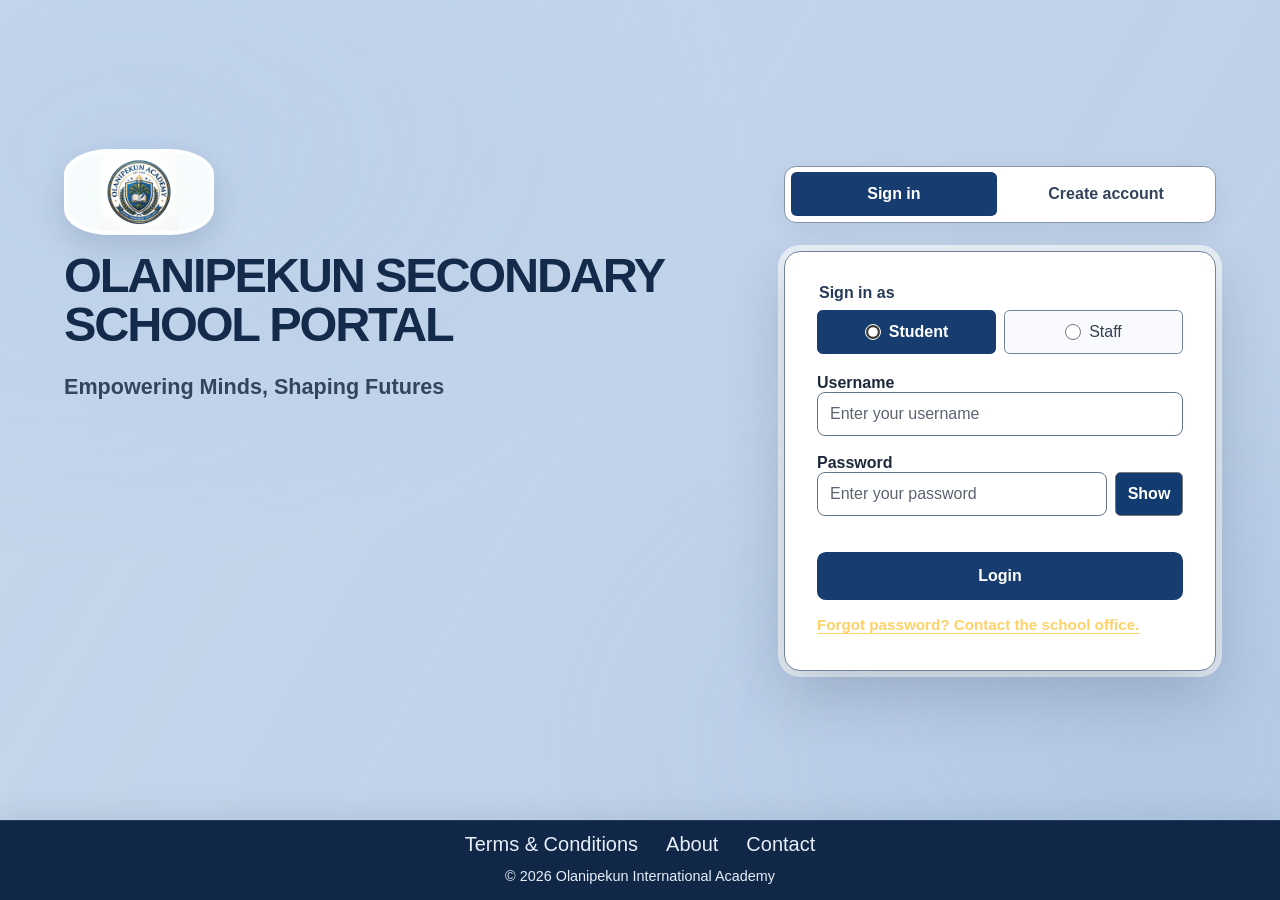
<file: index.html>
<!DOCTYPE html>
<html lang="en">
<head>
<meta charset="UTF-8">
<meta name="viewport" content="width=device-width, initial-scale=1.0">
<title>OLANIPEKUN INTERNATIONAL ACADEMY</title>
<link rel="stylesheet" href="styles.css">
</head>
<body class="login-page">


<main>
<div class="brand" aria-label="School logo">
    <img src="school-logo.jpg" alt="Olanipekun International Academy logo" class="logo">
</div>

<article>
<h1>OLANIPEKUN SECONDARY SCHOOL PORTAL</h1>
<P>Empowering Minds, Shaping Futures</P>
</article>

<div class="auth-mode-switch" role="group" aria-label="Account options">
    <button id="show-login" type="button" aria-pressed="true">Sign in</button>
    <button id="show-register" type="button" aria-pressed="false">Create account</button>
</div>

<form id="login-form">
    <fieldset class="role-switch">
        <legend>Sign in as</legend>
        <label class="role-option"><input type="radio" name="login-role" value="student" checked><span>Student</span></label>
        <label class="role-option"><input type="radio" name="login-role" value="staff"><span>Staff</span></label>
    </fieldset>
    <label for="username" class="email">Username</label><br>
    <input type="text" id="username" name="username" autocomplete="username" placeholder="Enter your username" required><br><br>
    <label for="password" class="password">Password</label><br>
    <div class="password-control">
        <input type="password" id="password" name="password" autocomplete="current-password" placeholder="Enter your password" required>
        <button class="password-toggle" type="button" aria-controls="password" aria-label="Show password" aria-pressed="false">Show</button>
    </div><br><br>
    <button type="submit" class="login-btn">Login</button>
    <p class="forgot-password"><a href="contact.html">Forgot password? Contact the school office.</a></p>
    <p id="login-error" role="alert" hidden>Incorrect username or password.</p>
    <p id="login-message" role="status" aria-live="polite" hidden></p>
</form>

<form id="register-form" hidden>
    <fieldset class="role-switch">
        <legend>Create account as</legend>
        <label class="role-option"><input type="radio" name="account-role" value="student" checked><span>Student</span></label>
        <label class="role-option"><input type="radio" name="account-role" value="staff"><span>Staff</span></label>
    </fieldset>
    <label for="register-username" class="email">Username</label><br>
    <input type="text" id="register-username" name="username" autocomplete="username" placeholder="Choose a username" required><br><br>
    <p class="auth-note">Student accounts receive an admission number for accessing results. All accounts sign in with a username and password.</p>
    <div id="account-password-fields">
        <label for="register-password" class="password">Create password (at least 8 characters)</label><br>
        <div class="password-control">
            <input type="password" id="register-password" name="password" autocomplete="new-password" placeholder="At least 8 characters" minlength="8" required>
            <button class="password-toggle" type="button" aria-controls="register-password" aria-label="Show password" aria-pressed="false">Show</button>
        </div><br><br>
        <label for="register-password-confirm" class="password">Confirm password</label><br>
        <div class="password-control">
            <input type="password" id="register-password-confirm" name="password-confirm" autocomplete="new-password" placeholder="Re-enter your password" minlength="8" required>
            <button class="password-toggle" type="button" aria-controls="register-password-confirm" aria-label="Show password" aria-pressed="false">Show</button>
        </div><br><br>
    </div>
    <button type="submit" class="login-btn">Create account</button>
    <p id="register-message" role="status" aria-live="polite" hidden></p>
</form>

</main>

<footer>
    <section>
        <nav>
<header class="messi">
       <ol class="items">
            <li class="nolan"><a href="terms&condition.html">Terms & Conditions</a></li>
            <li class="miya"><a href="about.html">About</a></li>
            <li class="kimmy"><a href="contact.html">Contact</a></li>
       </ol>
</header>
      </nav>
        <p class="copyright">&copy; 2026 Olanipekun International Academy</p>
    </section>
</footer>

<script src="login.js"></script>
</body>
</html>
</file>
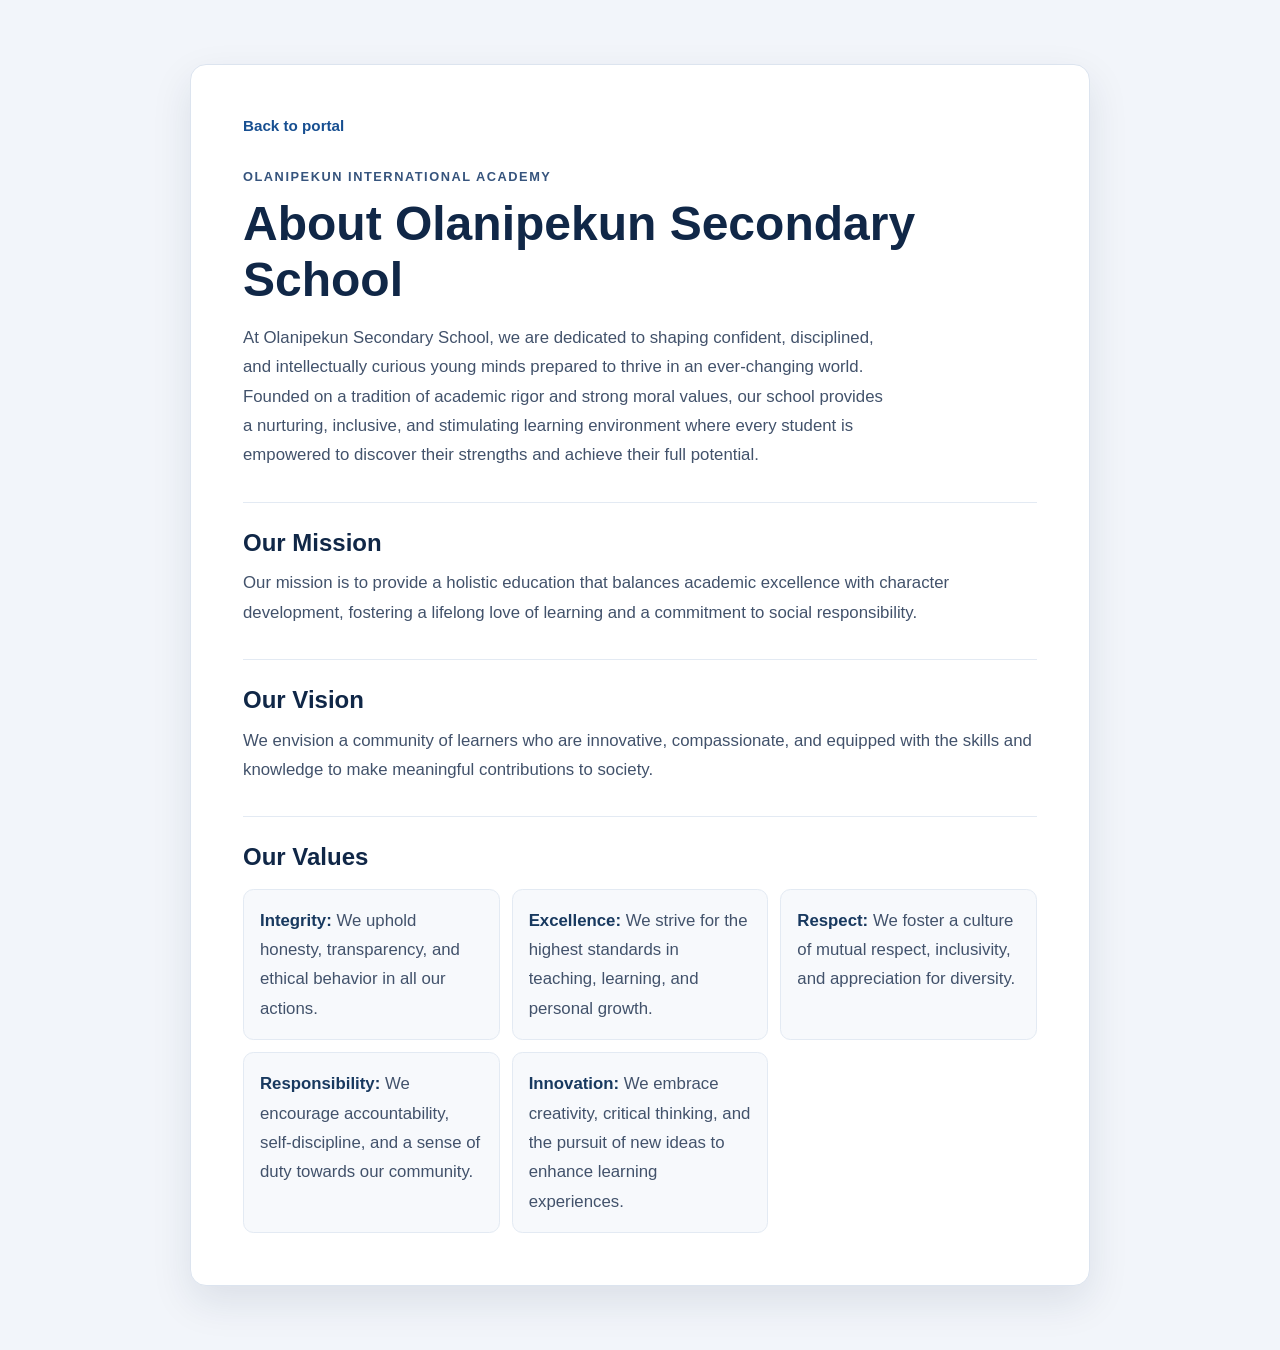
<file: about.html>
<!DOCTYPE html>
<html lang="en">
<head>
<meta charset="UTF-8">
<meta name="viewport" content="width=device-width, initial-scale=1.0">
<title>About | Olanipekun International Academy</title>
<link rel="stylesheet" href="styles.css">
</head>
<body class="info-page">
<main class="info-card">
    <a class="info-back-link" href="index.html">Back to portal</a>
    <header class="info-heading">
        <p class="info-eyebrow">OLANIPEKUN INTERNATIONAL ACADEMY</p>
        <h1>About Olanipekun Secondary School</h1>
        <p>At Olanipekun Secondary School, we are dedicated to shaping confident, disciplined, and intellectually curious young minds prepared to thrive in an ever-changing world. Founded on a tradition of academic rigor and strong moral values, our school provides a nurturing, inclusive, and stimulating learning environment where every student is empowered to discover their strengths and achieve their full potential.</p>
    </header>

    <section class="info-section" aria-labelledby="mission-heading">
        <h2 id="mission-heading">Our Mission</h2>
        <p>Our mission is to provide a holistic education that balances academic excellence with character development, fostering a lifelong love of learning and a commitment to social responsibility.</p>
    </section>

    <section class="info-section" aria-labelledby="vision-heading">
        <h2 id="vision-heading">Our Vision</h2>
        <p>We envision a community of learners who are innovative, compassionate, and equipped with the skills and knowledge to make meaningful contributions to society.</p>
    </section>

    <section class="info-section" aria-labelledby="values-heading">
        <h2 id="values-heading">Our Values</h2>
        <ul class="values-list">
            <li><strong>Integrity:</strong> We uphold honesty, transparency, and ethical behavior in all our actions.</li>
            <li><strong>Excellence:</strong> We strive for the highest standards in teaching, learning, and personal growth.</li>
            <li><strong>Respect:</strong> We foster a culture of mutual respect, inclusivity, and appreciation for diversity.</li>
            <li><strong>Responsibility:</strong> We encourage accountability, self-discipline, and a sense of duty towards our community.</li>
            <li><strong>Innovation:</strong> We embrace creativity, critical thinking, and the pursuit of new ideas to enhance learning experiences.</li>
        </ul>
    </section>
</main>
</body>
</html>
</file>
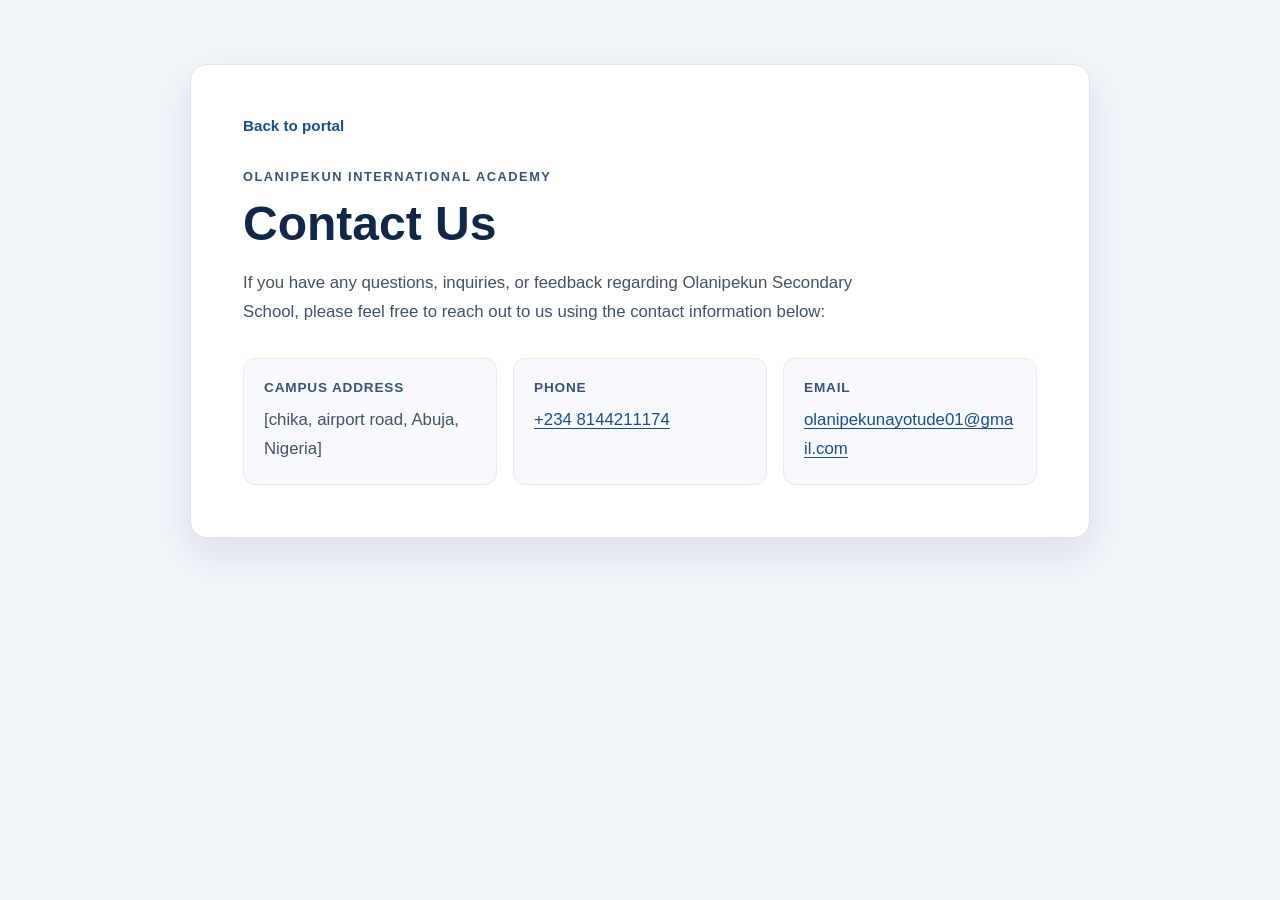
<file: contact.html>
<!DOCTYPE html>
<html lang="en">
<head>
<meta charset="UTF-8">
<meta name="viewport" content="width=device-width, initial-scale=1.0">
<title>Contact | Olanipekun International Academy</title>
<link rel="stylesheet" href="styles.css">
</head>
<body class="info-page">
<main class="info-card contact-card">
    <a class="info-back-link" href="index.html">Back to portal</a>
    <header class="info-heading">
        <p class="info-eyebrow">OLANIPEKUN INTERNATIONAL ACADEMY</p>
        <h1>Contact Us</h1>
        <p>If you have any questions, inquiries, or feedback regarding Olanipekun Secondary School, please feel free to reach out to us using the contact information below:</p>
    </header>

    <address class="contact-details">
        <div class="contact-detail">
            <h2>Campus address</h2>
            <p>[chika, airport road, Abuja, Nigeria]</p>
        </div>
        <div class="contact-detail">
            <h2>Phone</h2>
            <p><a href="tel:+2348144211174">+234 8144211174</a></p>
        </div>
        <div class="contact-detail">
            <h2>Email</h2>
            <p><a href="mailto:olanipekunayotude01@gmail.com">olanipekunayotude01@gmail.com</a></p>
        </div>
    </address>
</main>
</body>
</html>
</file>
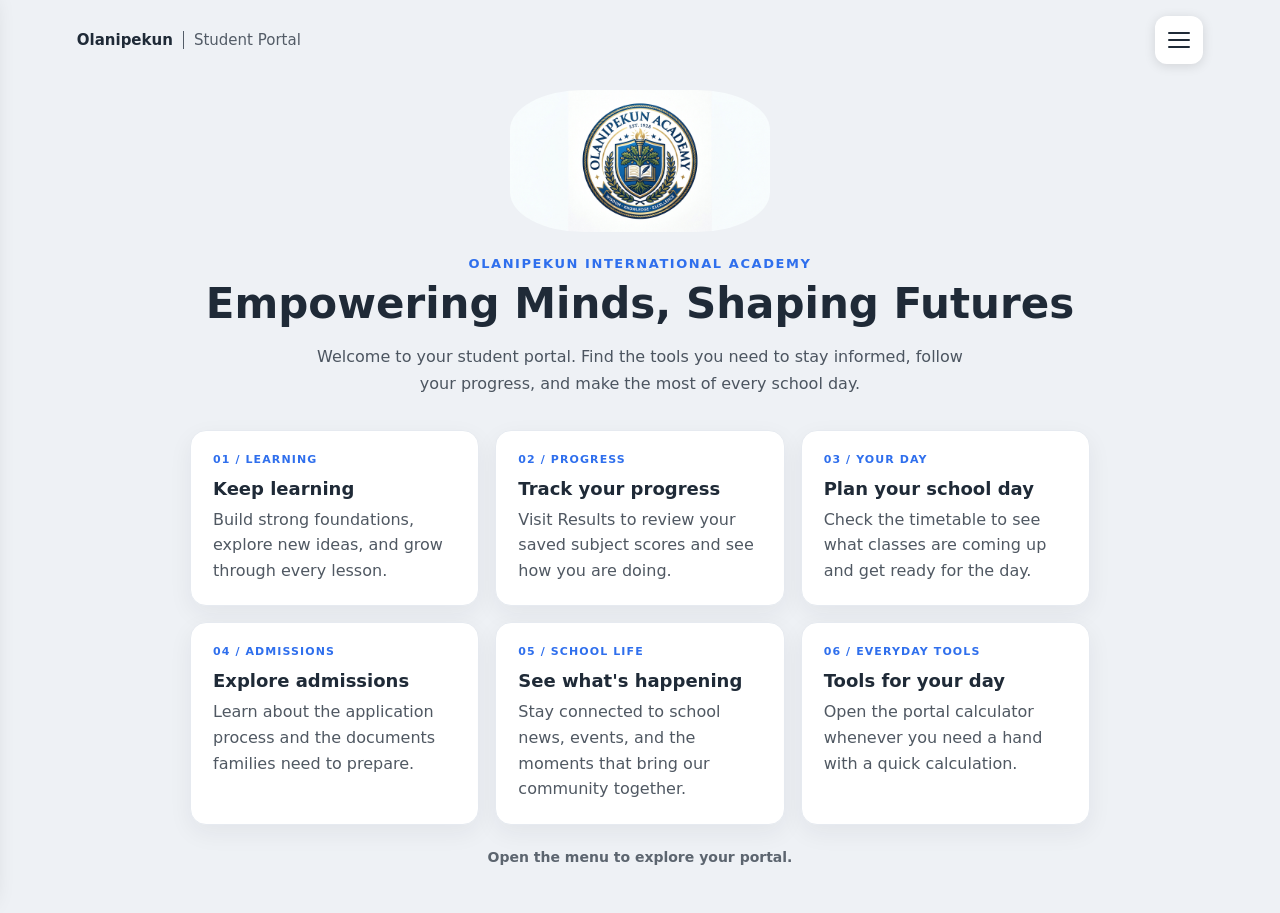
<file: page2.html>
<!DOCTYPE html>
<html lang="en">
<head>
<meta charset="utf-8">
<meta name="viewport" content="width=device-width, initial-scale=1, viewport-fit=cover">
<title>Student Portal | Olanipekun International Academy</title>
<link rel="stylesheet" href="calcstyles.css">
</head>
<body>
<nav class="topbar" aria-label="Student portal navigation">
<a class="topbar-brand" href="#welcome-heading">Olanipekun <span>Student Portal</span></a>
<button class="menu-toggle" id="menu-toggle" type="button" aria-controls="navigation-drawer" aria-expanded="false" aria-label="Open navigation menu">
<span></span><span></span><span></span>
</button>
</nav>
<button class="drawer-backdrop" id="drawer-backdrop" type="button" aria-label="Close navigation menu" hidden></button>
<aside class="navigation-drawer" id="navigation-drawer">
<nav class="drawer-nav" aria-label="Main navigation">
<button class="nav-action" id="admissions-toggle" type="button" aria-controls="admissions-panel" aria-expanded="false">Admissions</button>
<button class="nav-action" id="results-toggle" type="button" aria-controls="results-panel" aria-expanded="false">Results</button>
<button class="nav-action" id="timetable-toggle" type="button" aria-controls="timetable-panel" aria-expanded="false">Timetable</button>
<button class="calculator-toggle" id="calculator-toggle" type="button" aria-controls="calculator-panel" aria-expanded="false">Calculator</button>
<button class="picture-toggle" id="picture-toggle" type="button" aria-controls="picture-panel" aria-expanded="false">News and Events</button>
<button class="logout-button" id="logout-button" type="button">Logout</button>
</nav>
</aside>

<main class="workspace">
<h1><img class="workspace-logo" src="school-logo.jpg" alt="Olanipekun International Academy"></h1>
<section class="welcome-content" aria-labelledby="welcome-heading">
<p class="welcome-eyebrow">OLANIPEKUN INTERNATIONAL ACADEMY</p>
<h2 id="welcome-heading">Empowering Minds, Shaping Futures</h2>
<p class="welcome-intro">Welcome to your student portal. Find the tools you need to stay informed, follow your progress, and make the most of every school day.</p>
<section class="portal-highlights" aria-label="Explore your portal">
<article class="portal-card">
<span class="portal-card-label">01 / LEARNING</span>
<h3>Keep learning</h3>
<p>Build strong foundations, explore new ideas, and grow through every lesson.</p>
</article>
<article class="portal-card">
<span class="portal-card-label">02 / PROGRESS</span>
<h3>Track your progress</h3>
<p>Visit Results to review your saved subject scores and see how you are doing.</p>
</article>
<article class="portal-card">
<span class="portal-card-label">03 / YOUR DAY</span>
<h3>Plan your school day</h3>
<p>Check the timetable to see what classes are coming up and get ready for the day.</p>
</article>
<article class="portal-card">
<span class="portal-card-label">04 / ADMISSIONS</span>
<h3>Explore admissions</h3>
<p>Learn about the application process and the documents families need to prepare.</p>
</article>
<article class="portal-card">
<span class="portal-card-label">05 / SCHOOL LIFE</span>
<h3>See what's happening</h3>
<p>Stay connected to school news, events, and the moments that bring our community together.</p>
</article>
<article class="portal-card">
<span class="portal-card-label">06 / EVERYDAY TOOLS</span>
<h3>Tools for your day</h3>
<p>Open the portal calculator whenever you need a hand with a quick calculation.</p>
</article>
</section>
<p class="welcome-hint">Open the menu to explore your portal.</p>
</section>
</main>

<section class="results-panel" id="results-panel" aria-label="Check student results" hidden>
<div class="panel-header">
<h2>Check your results</h2>
<button class="panel-close" id="results-close" type="button" aria-label="Close results">&times;</button>
</div>
<p class="results-intro">Enter your admission number to view your saved subject scores.</p>
<form id="student-results-form" class="student-results-form">
<label for="results-admission-number">Admission number</label>
<div class="results-lookup-controls">
<input id="results-admission-number" name="studentId" type="text" autocomplete="off" required>
<button type="submit">Find results</button>
</div>
</form>
<p id="student-results-message" class="student-results-message" role="status" aria-live="polite">Your results will appear here after you search.</p>
<div id="student-results-wrap" class="student-results-wrap" role="region" aria-label="Your subject results" tabindex="0" hidden>
<table class="student-results-table">
<thead>
<tr>
<th scope="col">Student</th>
<th scope="col">Class</th>
<th scope="col">Academic session</th>
<th scope="col">Term</th>
<th scope="col">Subject</th>
<th scope="col">Score</th>
</tr>
</thead>
<tbody id="student-results-list"></tbody>
</table>
</div>
</section>

<section class="admissions-panel" id="admissions-panel" aria-label="Admissions" hidden>
<div class="panel-header">
<h2>Admissions</h2>
<button class="panel-close" id="admissions-close" type="button" aria-label="Close admissions">&times;</button>
</div>
<p class="admissions-intro">We welcome families interested in joining Olanipekun International Academy. Here is an overview of the application process.</p>
<section class="admissions-section" aria-labelledby="admissions-process-heading">
<h3 id="admissions-process-heading">Application process</h3>
<ol>
<li>Contact the school office to ask about available places and entry requirements.</li>
<li>Complete an admission application and provide the requested documents.</li>
<li>Attend any assessment or meeting arranged by the school.</li>
<li>Follow the school's instructions to confirm an offer and complete enrolment.</li>
</ol>
</section>
<section class="admissions-section" aria-labelledby="admissions-documents-heading">
<h3 id="admissions-documents-heading">Documents to prepare</h3>
<ul>
<li>Recent school reports or academic records</li>
<li>Birth certificate or other proof of age</li>
<li>Recent passport photograph</li>
<li>Parent or guardian contact information</li>
</ul>
</section>
</section>

<section class="timetable-panel" id="timetable-panel" aria-label="Weekly school timetable" hidden>
<div class="panel-header">
<h2>Weekly Timetable</h2>
<button class="panel-close" id="timetable-close" type="button" aria-label="Close timetable">&times;</button>
</div>
<div class="timetable-scroll" role="region" aria-label="Monday to Friday class schedule" tabindex="0">
<table class="timetable">
<caption>Sample secondary school timetable</caption>
<thead>
<tr>
<th scope="col">Time</th>
<th scope="col">Monday</th>
<th scope="col">Tuesday</th>
<th scope="col">Wednesday</th>
<th scope="col">Thursday</th>
<th scope="col">Friday</th>
</tr>
</thead>
<tbody>
<tr><th scope="row">8:00–8:40</th><td>Mathematics</td><td>English</td><td>Biology</td><td>Mathematics</td><td>English</td></tr>
<tr><th scope="row">8:40–9:20</th><td>English</td><td>Mathematics</td><td>Chemistry</td><td>Physics</td><td>Geography</td></tr>
<tr><th scope="row">9:20–10:00</th><td>Biology</td><td>Physics</td><td>Mathematics</td><td>English</td><td>Civic Education</td></tr>
<tr class="timetable-break"><th scope="row">10:00–10:20</th><td colspan="5">Break</td></tr>
<tr><th scope="row">10:20–11:00</th><td>Chemistry</td><td>Geography</td><td>English</td><td>Biology</td><td>Mathematics</td></tr>
<tr><th scope="row">11:00–11:40</th><td>Physics</td><td>Literature</td><td>Computer Studies</td><td>Economics</td><td>Basic Technology</td></tr>
<tr><th scope="row">11:40–12:20</th><td>Geography</td><td>Civic Education</td><td>Literature</td><td>Computer Studies</td><td>Business Studies</td></tr>
<tr class="timetable-break"><th scope="row">12:20–1:00</th><td colspan="5">Lunch</td></tr>
<tr><th scope="row">1:00–1:40</th><td>Computer Studies</td><td>Basic Technology</td><td>Economics</td><td>Literature</td><td>Biology</td></tr>
<tr><th scope="row">1:40–2:20</th><td>Physical Education</td><td>Business Studies</td><td>Physical Education</td><td>Civic Education</td><td>Arts and Culture</td></tr>
</tbody>
</table>
</div>
</section>

<section class="picture-panel" id="picture-panel" aria-label="Picture" hidden>
<div class="panel-header">
<h2>Picture</h2>
<button class="panel-close" id="picture-close" type="button" aria-label="Close picture">&times;</button>
</div>
<figure class="picture-content">
<img src="pic.png" alt="Student profile" />
</figure>
</section>

<section class="calculator-panel" id="calculator-panel" aria-label="Calculator" hidden>
<div class="panel-header">
<h2>Calculator</h2>
<button class="panel-close" id="calculator-close" type="button" aria-label="Close calculator">&times;</button>
</div>
<div class="calc">
<div class="screen">
<div class="history" id="history"></div>
<div class="display" id="display">0</div>
</div>
<div class="keys">
<button class="clear" data-action="clear">C</button>
<button data-action="back">⌫</button>
<button data-action="percent">%</button>
<button class="op" data-op="÷">÷</button>

<button data-num="7">7</button>
<button data-num="8">8</button>
<button data-num="9">9</button>
<button class="op" data-op="×">×</button>

<button data-num="4">4</button>
<button data-num="5">5</button>
<button data-num="6">6</button>
<button class="op" data-op="−">−</button>

<button data-num="1">1</button>
<button data-num="2">2</button>
<button data-num="3">3</button>
<button class="op" data-op="+">+</button>

<button class="wide" data-num="0">0</button>
<button data-num=".">.</button>
<button class="op" data-action="equals">=</button>
</div>
</div>

<script src="script.js"></script>
</body>
</html>
</file>
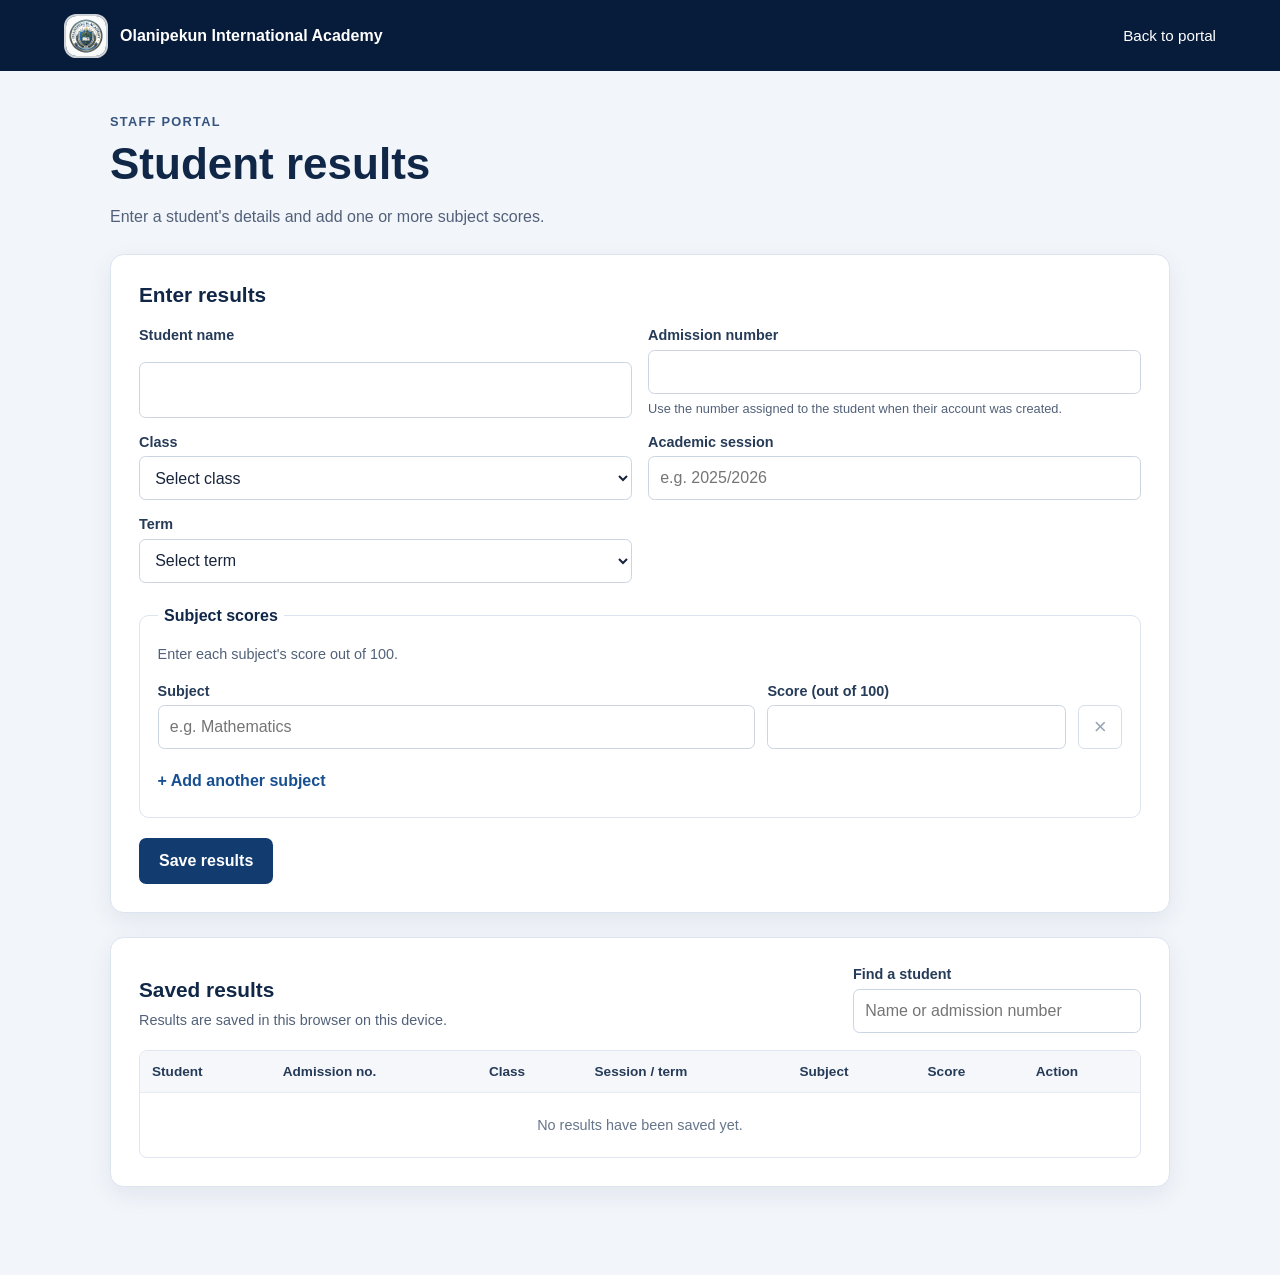
<file: staff.html>
<!DOCTYPE html>
<html lang="en">
<head>
<meta charset="UTF-8">
<meta name="viewport" content="width=device-width, initial-scale=1.0">
<title>Enter Student Results | Olanipekun International Academy</title>
<link rel="stylesheet" href="styles.css">
</head>
<body class="results-page">
<header class="results-header">
    <a class="results-brand" href="index.html">
        <img src="school-logo.jpg" alt="" class="results-logo">
        <span>Olanipekun International Academy</span>
    </a>
    <a class="results-home" href="index.html">Back to portal</a>
</header>

<main class="results-main">
    <section class="results-intro" aria-labelledby="results-title">
        <p class="results-eyebrow">STAFF PORTAL</p>
        <h1 id="results-title">Student results</h1>
        <p>Enter a student's details and add one or more subject scores.</p>
    </section>

    <section class="results-card" aria-labelledby="entry-title">
        <h2 id="entry-title">Enter results</h2>
        <form id="results-form">
            <div class="student-fields">
                <div class="field">
                    <label for="student-name">Student name</label>
                    <input id="student-name" name="studentName" type="text" autocomplete="name" required>
                </div>
                <div class="field">
                    <label for="student-id">Admission number</label>
                    <input id="student-id" name="studentId" type="text" required>
                    <small class="admission-number-hint">Use the number assigned to the student when their account was created.</small>
                </div>
                <div class="field">
                    <label for="student-class">Class</label>
                    <select id="student-class" name="studentClass" required>
                        <option value="">Select class</option>
                        <option>JSS 1</option>
                        <option>JSS 2</option>
                        <option>JSS 3</option>
                        <option>SS 1</option>
                        <option>SS 2</option>
                        <option>SS 3</option>
                    </select>
                </div>
                <div class="field">
                    <label for="academic-session">Academic session</label>
                    <input id="academic-session" name="session" type="text" placeholder="e.g. 2025/2026" required>
                </div>
                <div class="field">
                    <label for="term">Term</label>
                    <select id="term" name="term" required>
                        <option value="">Select term</option>
                        <option>First term</option>
                        <option>Second term</option>
                        <option>Third term</option>
                    </select>
                </div>
            </div>

            <fieldset class="subject-fieldset">
                <legend>Subject scores</legend>
                <p class="score-hint">Enter each subject's score out of 100.</p>
                <div id="subject-rows" class="subject-rows">
                    <div class="subject-row">
                        <div class="field">
                            <label for="subject-1">Subject</label>
                            <input id="subject-1" name="subject" type="text" placeholder="e.g. Mathematics" required>
                        </div>
                        <div class="field">
                            <label for="score-1">Score (out of 100)</label>
                            <input id="score-1" name="score" type="number" min="0" max="100" step="1" inputmode="numeric" required>
                        </div>
                        <button class="remove-subject" type="button" aria-label="Remove this subject" disabled>&times;</button>
                    </div>
                </div>
                <button id="add-subject" class="add-subject" type="button">+ Add another subject</button>
            </fieldset>

            <div class="results-form-actions">
                <button class="save-results" type="submit">Save results</button>
                <p id="results-message" class="results-message" role="status" aria-live="polite"></p>
            </div>
        </form>
    </section>

    <section class="results-card saved-card" aria-labelledby="saved-title">
        <div class="saved-heading">
            <div>
                <h2 id="saved-title">Saved results</h2>
                <p>Results are saved in this browser on this device.</p>
            </div>
            <label class="search-field" for="results-search">
                <span>Find a student</span>
                <input id="results-search" type="search" placeholder="Name or admission number">
            </label>
        </div>
        <div class="results-table-wrap" role="region" aria-label="Saved student results" tabindex="0">
            <table class="results-table">
                <thead>
                    <tr>
                        <th scope="col">Student</th>
                        <th scope="col">Admission no.</th>
                        <th scope="col">Class</th>
                        <th scope="col">Session / term</th>
                        <th scope="col">Subject</th>
                        <th scope="col">Score</th>
                        <th scope="col">Action</th>
                    </tr>
                </thead>
                <tbody id="results-list"></tbody>
            </table>
        </div>
    </section>
</main>

<template id="subject-template">
    <div class="subject-row">
        <div class="field">
            <label>Subject</label>
            <input name="subject" type="text" placeholder="e.g. Mathematics" required>
        </div>
        <div class="field">
            <label>Score (out of 100)</label>
            <input name="score" type="number" min="0" max="100" step="1" inputmode="numeric" required>
        </div>
        <button class="remove-subject" type="button" aria-label="Remove this subject">&times;</button>
    </div>
</template>
<script src="staff.js"></script>
</body>
</html>
</file>
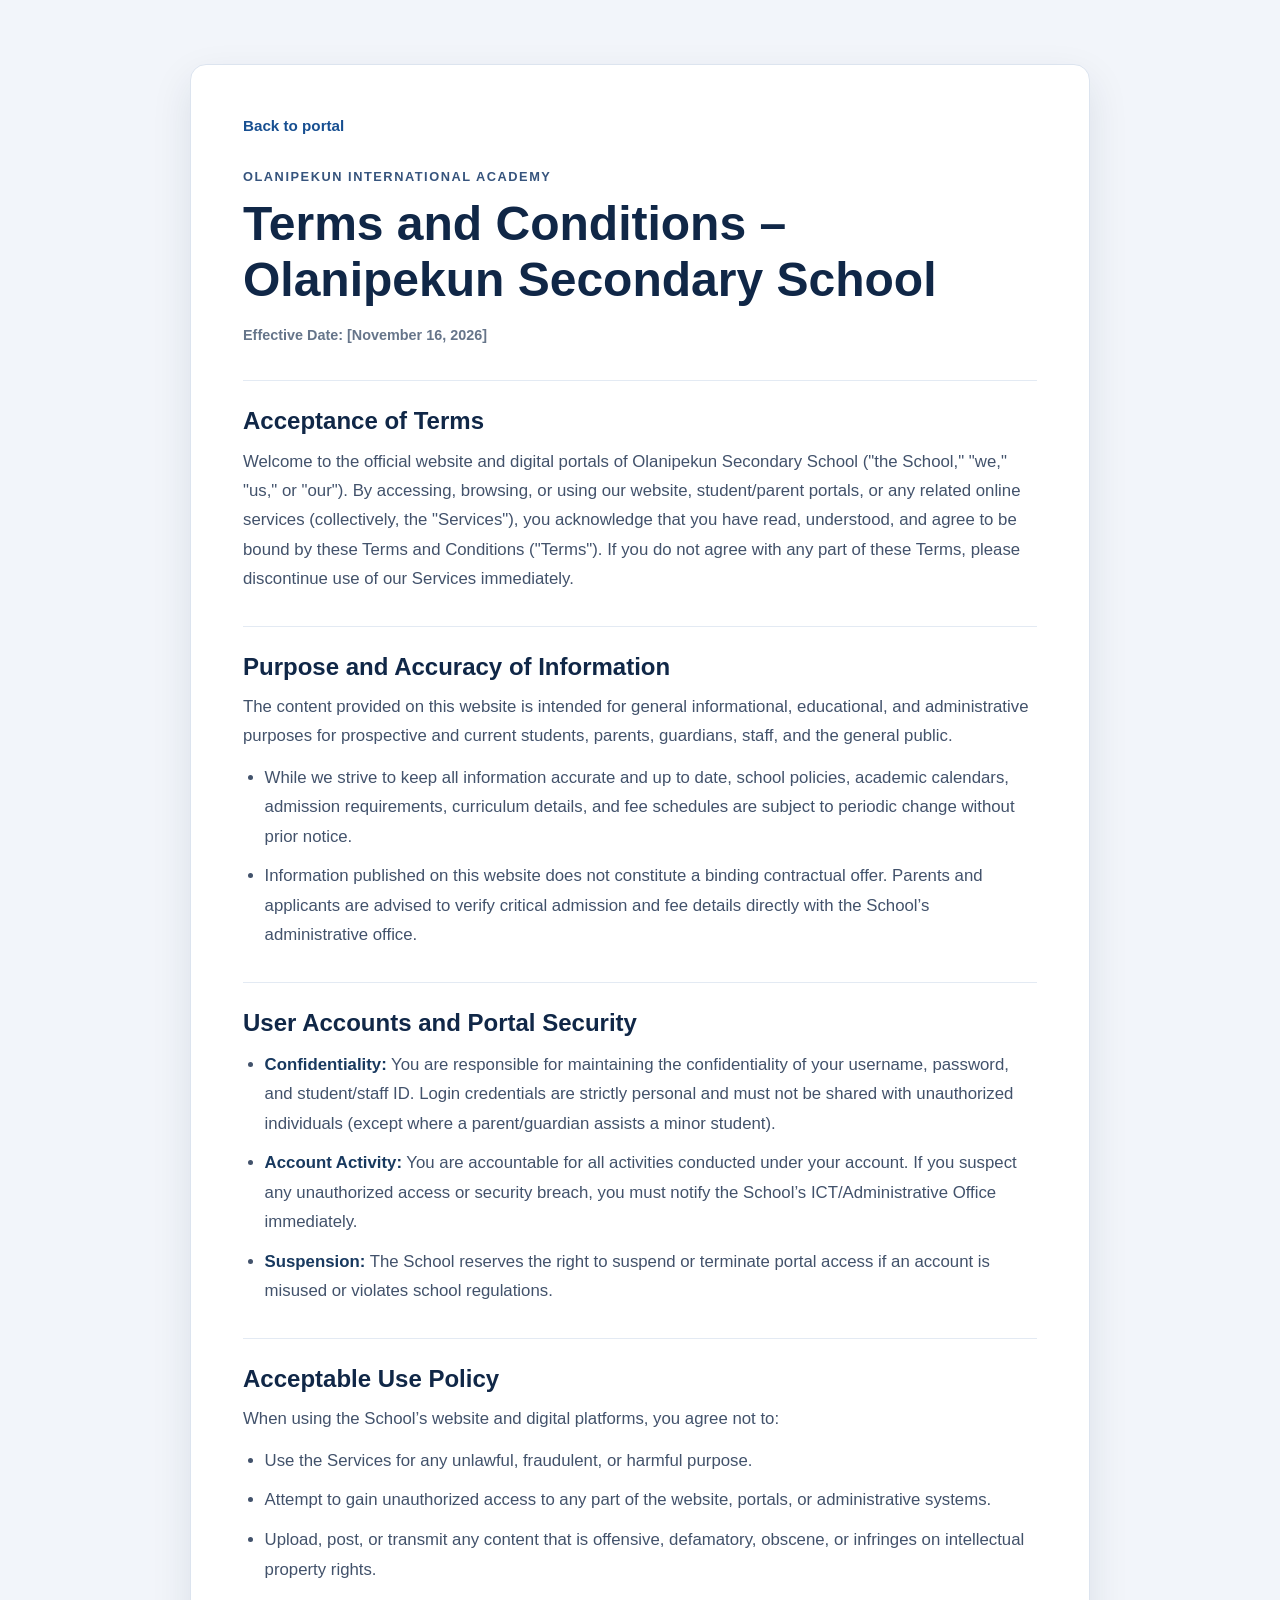
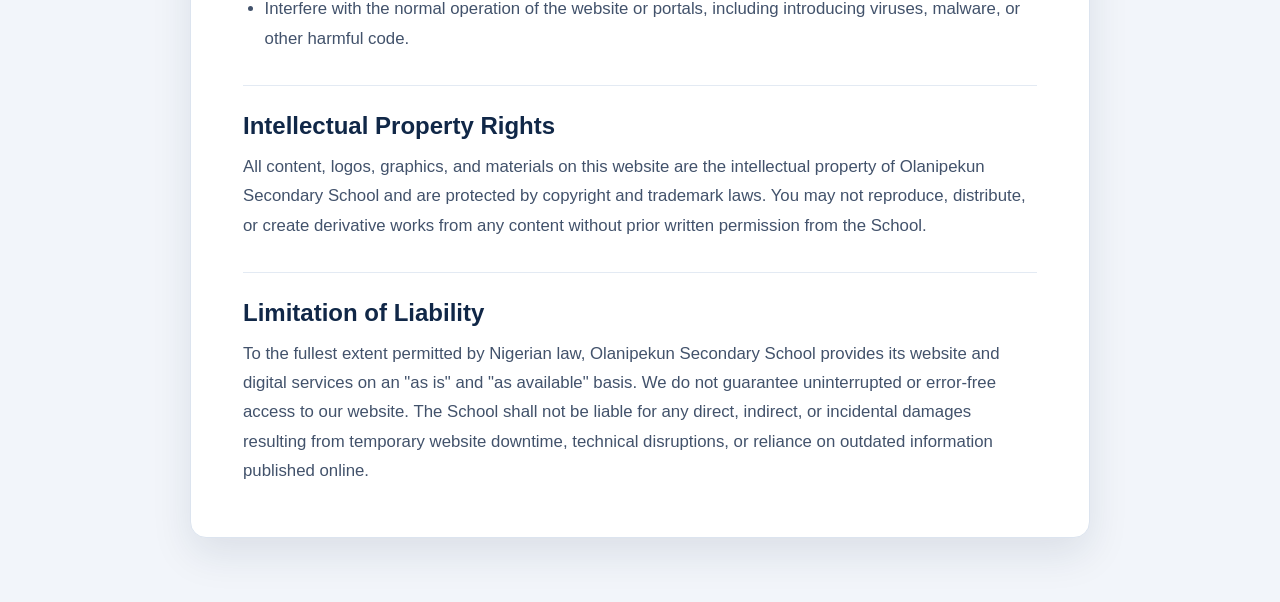
<file: terms&condition.html>
<!DOCTYPE html>
<html lang="en">
<head>
<meta charset="utf-8">
<meta name="viewport" content="width=device-width, initial-scale=1, viewport-fit=cover">
<title>Terms and Conditions | Olanipekun International Academy</title>
<link rel="stylesheet" href="styles.css">
</head>
<body class="info-page">
<main class="info-card terms-card">
    <a class="info-back-link" href="index.html">Back to portal</a>
    <header class="info-heading">
        <p class="info-eyebrow">OLANIPEKUN INTERNATIONAL ACADEMY</p>
        <h1>Terms and Conditions – Olanipekun Secondary School</h1>
        <p class="effective-date">Effective Date: [November 16, 2026]</p>
    </header>

    <section class="info-section" aria-labelledby="acceptance-heading">
        <h2 id="acceptance-heading">Acceptance of Terms</h2>
        <p>Welcome to the official website and digital portals of Olanipekun Secondary School ("the School," "we," "us," or "our"). By accessing, browsing, or using our website, student/parent portals, or any related online services (collectively, the "Services"), you acknowledge that you have read, understood, and agree to be bound by these Terms and Conditions ("Terms"). If you do not agree with any part of these Terms, please discontinue use of our Services immediately.</p>
    </section>

    <section class="info-section" aria-labelledby="accuracy-heading">
        <h2 id="accuracy-heading">Purpose and Accuracy of Information</h2>
        <p>The content provided on this website is intended for general informational, educational, and administrative purposes for prospective and current students, parents, guardians, staff, and the general public.</p>
        <ul class="terms-list">
            <li>While we strive to keep all information accurate and up to date, school policies, academic calendars, admission requirements, curriculum details, and fee schedules are subject to periodic change without prior notice.</li>
            <li>Information published on this website does not constitute a binding contractual offer. Parents and applicants are advised to verify critical admission and fee details directly with the School’s administrative office.</li>
        </ul>
    </section>

    <section class="info-section" aria-labelledby="security-heading">
        <h2 id="security-heading">User Accounts and Portal Security</h2>
        <ul class="terms-list">
            <li><strong>Confidentiality:</strong> You are responsible for maintaining the confidentiality of your username, password, and student/staff ID. Login credentials are strictly personal and must not be shared with unauthorized individuals (except where a parent/guardian assists a minor student).</li>
            <li><strong>Account Activity:</strong> You are accountable for all activities conducted under your account. If you suspect any unauthorized access or security breach, you must notify the School’s ICT/Administrative Office immediately.</li>
            <li><strong>Suspension:</strong> The School reserves the right to suspend or terminate portal access if an account is misused or violates school regulations.</li>
        </ul>
    </section>

    <section class="info-section" aria-labelledby="acceptable-use-heading">
        <h2 id="acceptable-use-heading">Acceptable Use Policy</h2>
        <p>When using the School’s website and digital platforms, you agree not to:</p>
        <ul class="terms-list">
            <li>Use the Services for any unlawful, fraudulent, or harmful purpose.</li>
            <li>Attempt to gain unauthorized access to any part of the website, portals, or administrative systems.</li>
            <li>Upload, post, or transmit any content that is offensive, defamatory, obscene, or infringes on intellectual property rights.</li>
            <li>Interfere with the normal operation of the website or portals, including introducing viruses, malware, or other harmful code.</li>
        </ul>
    </section>

    <section class="info-section" aria-labelledby="property-heading">
        <h2 id="property-heading">Intellectual Property Rights</h2>
        <p>All content, logos, graphics, and materials on this website are the intellectual property of Olanipekun Secondary School and are protected by copyright and trademark laws. You may not reproduce, distribute, or create derivative works from any content without prior written permission from the School.</p>
    </section>

    <section class="info-section" aria-labelledby="liability-heading">
        <h2 id="liability-heading">Limitation of Liability</h2>
        <p>To the fullest extent permitted by Nigerian law, Olanipekun Secondary School provides its website and digital services on an "as is" and "as available" basis. We do not guarantee uninterrupted or error-free access to our website. The School shall not be liable for any direct, indirect, or incidental damages resulting from temporary website downtime, technical disruptions, or reliance on outdated information published online.</p>
    </section>
</main>
</body>
</html>
</file>
<file: styles.css>
* {
    box-sizing: border-box;
}

html {
    min-height: 100%;
}

body {
    position: relative;
    display: flex;
    flex-direction: column;
    min-height: 100vh;
    min-height: 100svh;
    margin: 0;
    font-family: Arial, sans-serif;
}

body::before {
    position: fixed;
    inset: 0;
    z-index: -1;
    content: "";
    background-image: url("img.png");
    background-repeat: no-repeat;
    background-size: cover;
    background-position: center;
    filter: blur(5px);
    transform: scale(1.02);
}

nav,
main,
footer {
    width: 100%;
}

.messi {
    display: flex;
    justify-content: center;
    padding: 0.75rem clamp(1rem, 5vw, 4rem);
}

.items {
    display: flex;
    flex-wrap: wrap;
    justify-content: flex-end;
    gap: 1rem 1.75rem;
    list-style: none;
    margin: 0;
    padding: 0;
    color: #eee8e8;
    font-size: clamp(1rem, 2vw, 1.25rem);
}

.items a {
    color: #ffffff;
    text-decoration: none;
    transition: color 0.2s ease, transform 0.2s ease, opacity 0.2s ease;
}

.items a:hover,
.items a:focus-visible {
    color: #ffd166;
    text-decoration: underline;
    transform: translateY(-1px);
    opacity: 1;
}

main {
    flex: 1;
    width: min(100%, 1200px);
    margin: 0 auto;
    padding: clamp(1.5rem, 5vh, 4rem) clamp(1rem, 5vw, 4rem) 3rem;
}

.brand {
    display: flex;
    justify-content: flex-start;
    width: min(100%, 70rem);
    margin: 0 auto 1.5rem;
    padding-left: clamp(0.5rem, 2vw, 2rem);
}

.logo {
    width: clamp(120px, 16vw, 210px);
    max-width: 100%;
    height: auto;
    display: block;
    border-radius: 28%;
    border: 3px solid rgba(255, 255, 255, 0.8);
    background: rgba(255, 255, 255, 0.85);
    box-shadow: 0 0.5rem 1.5rem rgba(0, 0, 0, 0.25);
}

article {
    width: min(100%, 52rem);
    margin: 0 0 2rem 0;
    padding-left: clamp(0.5rem, 2vw, 2rem);
}

.login-page article {
    padding: 1rem clamp(1rem, 2vw, 2rem);
    border: 1px solid rgba(255, 255, 255, 0.2);
    border-radius: 0.75rem;
    background: rgba(0, 0, 0, 0.72);
    box-shadow: 0 0.75rem 2rem rgba(0, 0, 0, 0.3);
    -webkit-backdrop-filter: blur(4px);
    backdrop-filter: blur(4px);
}

h1 {
    margin: 0;
    font-size: clamp(2.25rem, 8vw, 7rem);
    line-height: 1.05;
    overflow-wrap: anywhere;
    color: #ffffff;
}

p {
    margin: 1rem 0 0;
    color: aliceblue;
    font-size: clamp(1.25rem, 3.5vw, 3rem);
}

form {
    width: min(100%, 24rem);
    margin: 0 0 0 clamp(1rem, 3vw, 3rem);
    padding: 1.5rem;
    border: 1px solid rgba(255, 255, 255, 0.35);
    border-radius: 0.75rem;
    background: rgba(0, 0, 0, 0.7);
    box-shadow: 0 0.75rem 2rem rgba(0, 0, 0, 0.3);
}

form[hidden] {
    display: none;
}

.auth-mode-switch {
    display: grid;
    grid-template-columns: repeat(2, minmax(0, 1fr));
    gap: 0.35rem;
    width: min(100%, 24rem);
    margin: 0 0 0.75rem clamp(1rem, 3vw, 3rem);
    padding: 0.35rem;
    border: 1px solid rgba(255, 255, 255, 0.35);
    border-radius: 0.6rem;
    background: rgba(0, 0, 0, 0.55);
}

.auth-mode-switch button {
    min-height: 2.75rem;
    padding: 0.5rem;
    border: 0;
    border-radius: 0.35rem;
    background: transparent;
    color: #ffffff;
    font: inherit;
    font-weight: 600;
    cursor: pointer;
}

.auth-mode-switch button[aria-pressed="true"] {
    background: #ffd166;
    color: #071b3a;
}

.auth-mode-switch button:focus-visible {
    outline: 3px solid #ffd166;
    outline-offset: 2px;
}

.role-switch {
    display: grid;
    grid-template-columns: repeat(2, minmax(0, 1fr));
    gap: 0.5rem;
    margin: 0 0 1.25rem;
    padding: 0;
    border: 0;
}

.role-switch legend {
    margin-bottom: 0.5rem;
    color: aliceblue;
}

.role-option {
    display: flex;
    align-items: center;
    justify-content: center;
    gap: 0.5rem;
    min-height: 2.75rem;
    padding: 0.5rem;
    border: 1px solid rgba(255, 255, 255, 0.4);
    border-radius: 0.35rem;
    color: aliceblue;
    cursor: pointer;
}

.role-option:focus-within {
    outline: 2px solid #ffd166;
    outline-offset: 2px;
}

.role-option:has(input:checked) {
    border-color: #ffd166;
    background: #ffd166;
    color: #071b3a;
    font-weight: bold;
}

.role-option:has(input:checked) input[type="radio"] {
    accent-color: #071b3a;
}

.role-option input[type="radio"] {
    width: 1rem;
    min-height: 1rem;
    margin: 0;
    accent-color: #ffd166;
}

.email,
.password {
    color: #ffffff;
    font-weight: 600;
}

input {
    width: 100%;
    min-height: 2.75rem;
    padding: 0.5rem 0.75rem;
    border: 1px solid #777777;
    border-radius: 0.25rem;
    font: inherit;
}

.login-btn {
    display: block;
    width: 100%;
    min-height: 3rem;
    padding: 0.75rem 1.25rem;
    border: 0;
    background: #123b70;
    color: #ffffff;
    text-align: center;
    font: inherit;
    font-weight: bold;
    text-decoration: none;
    border-radius: 0.45rem;
    cursor: pointer;
    transition: background-color 0.2s ease;
}

.login-btn:hover {
    background: #0b2f5b;
}

.login-btn:focus-visible {
    background: #0b2f5b;
    outline: 3px solid #ffd166;
    outline-offset: 2px;
}

#login-error {
    margin: 0.75rem 0 0;
    font-size: 1rem;
}

.auth-note,
#register-message,
#login-message {
    margin: 0.75rem 0 0;
    font-size: 0.9rem;
    line-height: 1.5;
}

.auth-note {
    opacity: 0.85;
}

.admission-number-display {
    display: block;
    margin: 0.35rem 0;
    color: #ffd166;
    font-size: 1.8rem;
    letter-spacing: 0.2em;
}

footer {
    margin-top: auto;
    border-top: 1px solid rgba(255, 255, 255, 0.16);
    background-color: #071b3a;
    box-shadow: 0 -0.75rem 2rem rgba(0, 0, 0, 0.2);
}

.copyright {
    margin: 0 auto 1rem;
    color: #e7eef8;
    font-size: 0.9rem;
    text-align: center;
}

.akai {
    display: flex;
    flex-wrap: wrap;
    justify-content: center;
    align-items: center;
    gap: 0.75rem 2rem;
    list-style: none;
    margin: 0;
    padding: 1rem clamp(1rem, 4vw, 2rem);
    color: #ffffff;
    text-align: center;
    font-size: clamp(1rem, 2vw, 1.8rem);
}


@media (max-width: 900px) {
    .brand {
        width: 100%;
        padding-left: 0;
        justify-content: center;
    }

    .logo {
        width: clamp(105px, 24vw, 160px);
    }

    article {
        text-align: center;
    }

    form {
        margin: 0 auto;
    }

    .auth-mode-switch {
        margin-right: auto;
        margin-left: auto;
    }

    .messi {
        justify-content: center;
    }

    .items {
        justify-content: center;
    }
}

@media (max-width: 420px) {
    .logo {
        width: clamp(90px, 34vw, 130px);
    }
}

body {
    margin: 0;
    font-family: Arial, sans-serif;
    background: linear-gradient(180deg, #071b3a 0%, #0d254f 100%);
    color: #ffffff;
}

main {
    width: min(100%, 1100px);
    margin: 0 auto;
    padding: 2rem 1.25rem 3rem;
}

main h1 {
    font-size: clamp(2rem, 4vw, 3rem);
    margin-bottom: 1rem;
}

.staff-page {
    display: grid;
    place-items: center;
    min-height: 100svh;
    text-align: center;
}

.staff-page h1 {
    width: min(100%, 20ch);
    margin: 0;
    font-size: clamp(1.75rem, 6vw, 4rem);
    line-height: 1.15;
    overflow-wrap: anywhere;
    text-wrap: balance;
}

main p,
main ul {
    font-size: clamp(1rem, 2vw, 1.2rem);
    line-height: 1.7;
}

main ul {
    padding-left: 1.5rem;
}

main li {
    margin-bottom: 0.75rem;
}

main a {
    color: #cfe8ff;
    word-break: break-word;
}

@media (max-width: 600px) {
    main {
        padding: 1.5rem 1rem 2.5rem;
    }

    main p,
    main ul {
        padding-left: 0.5rem;
    }

    .messi {
        padding-top: 1rem;
    }

    .items {
        justify-content: center;
        gap: 0.5rem 1.25rem;
    }

    h1 {
        font-size: clamp(2rem, 10vw, 3.75rem);
    }

    p {
        font-size: clamp(1.1rem, 6vw, 2rem);
    }

    form {
        padding: 1.25rem;
    }

    .akai {
        gap: 0.5rem 1rem;
        font-size: clamp(0.9rem, 4vw, 1.2rem);
    }
}

@media (max-width: 600px) {
    .login-page main {
        padding: 1.5rem 1rem 2rem;
    }

    .login-page .brand {
        margin-bottom: 1rem;
    }

    .login-page article {
        width: 100%;
        margin-bottom: 1.25rem;
        padding: 0;
        text-align: center;
    }

    .login-page main h1 {
        font-size: clamp(1.75rem, 8vw, 2.75rem);
        line-height: 1.1;
        overflow-wrap: normal;
    }

    .login-page article p {
        font-size: clamp(1rem, 4vw, 1.4rem);
        line-height: 1.4;
    }

    .login-page form {
        width: min(100%, 24rem);
        padding: clamp(1rem, 5vw, 1.5rem);
    }

    .login-page .role-switch {
        grid-template-columns: repeat(2, minmax(0, 1fr));
    }
}

.results-page {
    display: block;
    min-height: 100vh;
    color: #17243b;
    background: #f2f5fa;
}

.results-page::before {
    display: none;
}

.results-header {
    display: flex;
    align-items: center;
    justify-content: space-between;
    gap: 1rem;
    padding: 0.85rem clamp(1rem, 5vw, 4rem);
    color: #ffffff;
    background: #071b3a;
}

.results-brand {
    display: inline-flex;
    align-items: center;
    gap: 0.75rem;
    color: inherit;
    font-weight: 700;
    text-decoration: none;
}

.results-logo {
    width: 2.75rem;
    height: 2.75rem;
    border: 2px solid rgba(255, 255, 255, 0.8);
    border-radius: 28%;
    object-fit: cover;
}

.results-home {
    color: #ffffff;
    font-size: 0.95rem;
    text-decoration: none;
}

.results-home:hover,
.results-home:focus-visible {
    color: #ffd166;
    text-decoration: underline;
}

.results-main {
    width: min(100%, 1100px);
    margin: 0 auto;
    padding: 2.5rem 1.25rem 4rem;
}

.results-intro {
    margin-bottom: 1.5rem;
}

.results-intro .results-eyebrow {
    margin: 0 0 0.5rem;
    color: #36547d;
    font-size: 0.8rem;
    font-weight: 700;
    letter-spacing: 0.1em;
}

.results-intro h1 {
    color: #102747;
    font-size: clamp(2rem, 5vw, 2.75rem);
}

.results-intro > p:last-child {
    margin: 0.6rem 0 0;
    color: #526179;
    font-size: 1rem;
}

.results-card {
    margin-bottom: 1.5rem;
    padding: clamp(1rem, 3vw, 1.75rem);
    border: 1px solid #dce4ef;
    border-radius: 0.85rem;
    background: #ffffff;
    box-shadow: 0 0.5rem 1.5rem rgba(16, 39, 71, 0.07);
}

.results-card h2 {
    margin: 0;
    color: #102747;
    font-size: 1.3rem;
}

.results-page form {
    width: 100%;
    max-width: none;
    margin: 1.25rem 0 0;
    padding: 0;
    border: 0;
    border-radius: 0;
    background: transparent;
    box-shadow: none;
}

.student-fields {
    display: grid;
    grid-template-columns: repeat(2, minmax(0, 1fr));
    gap: 1rem;
}

.results-page .field {
    display: grid;
    gap: 0.4rem;
    min-width: 0;
}

.results-page .field label,
.search-field span {
    color: #263b58;
    font-size: 0.9rem;
    font-weight: 700;
}

.admission-number-hint {
    color: #526179;
    font-size: 0.8rem;
    line-height: 1.4;
}

.results-page .field input,
.results-page .field select,
.search-field input {
    width: 100%;
    min-height: 2.75rem;
    padding: 0.55rem 0.7rem;
    border: 1px solid #cbd5e1;
    border-radius: 0.4rem;
    background: #ffffff;
    color: #17243b;
    font: inherit;
}

.results-page input:focus,
.results-page select:focus {
    border-color: #1c5ba5;
    outline: 3px solid rgba(28, 91, 165, 0.18);
}

.subject-fieldset {
    min-width: 0;
    margin: 1.5rem 0 0;
    padding: 1.1rem;
    border: 1px solid #dce4ef;
    border-radius: 0.6rem;
}

.subject-fieldset legend {
    padding: 0 0.4rem;
    color: #102747;
    font-weight: 700;
}

.score-hint {
    margin: 0 0 1rem;
    color: #526179;
    font-size: 0.9rem;
}

.subject-rows {
    display: grid;
    gap: 0.75rem;
}

.subject-row {
    display: grid;
    grid-template-columns: minmax(0, 2fr) minmax(7rem, 1fr) 2.75rem;
    align-items: end;
    gap: 0.75rem;
}

.remove-subject {
    min-height: 2.75rem;
    border: 1px solid #d5deea;
    border-radius: 0.4rem;
    background: #ffffff;
    color: #8c2f39;
    font-size: 1.4rem;
    cursor: pointer;
}

.remove-subject:disabled {
    color: #9aa6b5;
    cursor: not-allowed;
}

.add-subject {
    margin-top: 0.9rem;
    padding: 0.55rem 0;
    border: 0;
    background: transparent;
    color: #174f91;
    font: inherit;
    font-weight: 700;
    cursor: pointer;
}

.add-subject:hover,
.add-subject:focus-visible {
    text-decoration: underline;
}

.results-form-actions {
    display: flex;
    align-items: center;
    flex-wrap: wrap;
    gap: 1rem;
    margin-top: 1.25rem;
}

.save-results {
    min-height: 2.9rem;
    padding: 0.7rem 1.25rem;
    border: 0;
    border-radius: 0.45rem;
    background: #123b70;
    color: #ffffff;
    font: inherit;
    font-weight: 700;
    cursor: pointer;
}

.save-results:hover,
.save-results:focus-visible {
    background: #0b2f5b;
}

.save-results:disabled,
.add-subject:disabled {
    opacity: 0.6;
    cursor: not-allowed;
}

.results-message {
    margin: 0;
    color: #23603b;
    font-size: 0.95rem;
}

.results-message.error {
    color: #a12632;
}

.saved-heading {
    display: flex;
    align-items: end;
    justify-content: space-between;
    flex-wrap: wrap;
    gap: 1rem;
    margin-bottom: 1.1rem;
}

.saved-heading p {
    margin: 0.4rem 0 0;
    color: #526179;
    font-size: 0.9rem;
}

.search-field {
    display: grid;
    gap: 0.4rem;
    width: min(100%, 18rem);
}

.results-table-wrap {
    overflow-x: auto;
    border: 1px solid #e0e6ef;
    border-radius: 0.5rem;
}

.results-table {
    width: 100%;
    min-width: 700px;
    border-collapse: collapse;
    text-align: left;
}

.results-table th,
.results-table td {
    padding: 0.8rem 0.75rem;
    border-bottom: 1px solid #e7ecf3;
    vertical-align: middle;
}

.results-table th {
    background: #f5f7fb;
    color: #263b58;
    font-size: 0.85rem;
}

.results-table td {
    color: #34445c;
    font-size: 0.9rem;
}

.results-table tbody tr:last-child td {
    border-bottom: 0;
}

.results-table .empty-results {
    padding: 1.5rem;
    color: #66758a;
    text-align: center;
}

.delete-result {
    padding: 0.35rem 0.6rem;
    border: 1px solid #e4c4c7;
    border-radius: 0.35rem;
    background: #fff8f8;
    color: #8c2f39;
    font: inherit;
    cursor: pointer;
}

.delete-result:hover,
.delete-result:focus-visible {
    background: #fbe9ea;
}

@media (max-width: 600px) {
    .results-header {
        align-items: flex-start;
    }

    .results-brand {
        font-size: 0.9rem;
    }

    .results-home {
        padding-top: 0.7rem;
        white-space: nowrap;
    }

    .results-main {
        padding: 1.75rem 1rem 3rem;
    }

    .student-fields {
        grid-template-columns: 1fr;
    }

    .subject-fieldset {
        padding: 0.8rem;
    }

    .subject-row {
        grid-template-columns: minmax(0, 1fr) minmax(6rem, 0.8fr) 2.5rem;
        gap: 0.5rem;
    }

    .results-page .field label {
        font-size: 0.82rem;
    }
}

.info-page {
    display: block;
    min-height: 100vh;
    min-height: 100svh;
    padding: clamp(1rem, 5vw, 4rem);
    background: #f2f5fa;
    color: #17243b;
}

.info-page::before {
    display: none;
}

.info-page .info-card {
    width: min(100%, 900px);
    margin: 0 auto;
    padding: clamp(1.25rem, 5vw, 3.25rem);
    border: 1px solid #dce4ef;
    border-radius: 1rem;
    background: #ffffff;
    box-shadow: 0 1rem 2.5rem rgba(16, 39, 71, 0.1);
}

.info-back-link {
    display: inline-block;
    margin-bottom: 2rem;
    color: #174f91;
    font-size: 0.95rem;
    font-weight: 700;
    text-decoration: none;
}

.info-back-link:hover,
.info-back-link:focus-visible,
.contact-detail a:hover,
.contact-detail a:focus-visible {
    color: #0b2f5b;
    text-decoration: underline;
    text-underline-offset: 0.2em;
}

.info-page .info-card .info-eyebrow {
    margin: 0 0 0.5rem;
    color: #36547d;
    font-size: 0.8rem;
    font-weight: 700;
    letter-spacing: 0.12em;
}

.info-page .info-card h1 {
    margin: 0;
    color: #102747;
    font-size: clamp(2rem, 5vw, 3rem);
    line-height: 1.15;
}

.info-page .info-card h2 {
    margin: 0 0 0.65rem;
    color: #102747;
    font-size: clamp(1.2rem, 3vw, 1.5rem);
    line-height: 1.3;
}

.info-page .info-card p,
.info-page .info-card li {
    color: #42526b;
    font-size: 1.05rem;
    line-height: 1.75;
}

.info-heading > p:last-child {
    max-width: 70ch;
    margin: 1rem 0 0;
}

.info-page .info-card .effective-date {
    color: #66758a;
    font-size: 0.9rem;
    font-weight: 600;
}

.info-section {
    margin-top: 2rem;
    padding-top: 1.5rem;
    border-top: 1px solid #e3eaf3;
}

.info-section p {
    margin: 0;
}

.terms-list {
    margin: 0.75rem 0 0;
    padding-left: 1.35rem;
}

.terms-list li {
    margin-bottom: 0;
}

.terms-list li + li {
    margin-top: 0.65rem;
}

.terms-list strong {
    color: #18395f;
}

.info-page .info-card .values-list {
    display: grid;
    grid-template-columns: repeat(auto-fit, minmax(15rem, 1fr));
    gap: 0.75rem;
    margin: 1rem 0 0;
    padding: 0;
    list-style: none;
}

.values-list li {
    margin: 0;
    padding: 1rem;
    border: 1px solid #e3eaf3;
    border-radius: 0.65rem;
    background: #f7f9fc;
}

.values-list strong {
    color: #18395f;
}

.contact-details {
    display: grid;
    grid-template-columns: repeat(auto-fit, minmax(12rem, 1fr));
    gap: 1rem;
    margin-top: 2rem;
    font-style: normal;
}

.contact-detail {
    min-width: 0;
    padding: 1.25rem;
    border: 1px solid #e3eaf3;
    border-radius: 0.75rem;
    background: #f7f9fc;
}

.info-page .contact-detail h2 {
    margin-bottom: 0.5rem;
    color: #36547d;
    font-size: 0.85rem;
    letter-spacing: 0.06em;
    text-transform: uppercase;
}

.info-page .contact-detail p {
    margin: 0;
    overflow-wrap: anywhere;
}

.contact-detail a {
    color: #174f91;
    text-underline-offset: 0.2em;
}

@media (max-width: 600px) {
    .info-page {
        padding: 1rem;
    }

    .info-page .info-card {
        padding: 1.25rem;
    }

    .info-back-link {
        margin-bottom: 1.5rem;
    }

    .info-page .info-card p,
    .info-page .info-card li {
        font-size: 1rem;
    }
}

.password-control {
    display: flex;
    align-items: stretch;
    gap: 0.5rem;
}

.password-control input {
    flex: 1;
    min-width: 0;
}

.password-toggle {
    flex: 0 0 auto;
    min-width: 4.25rem;
    min-height: 2.75rem;
    padding: 0.45rem 0.7rem;
    border: 1px solid #777777;
    border-radius: 0.35rem;
    background: #123b70;
    color: #ffffff;
    font: inherit;
    font-weight: 600;
    cursor: pointer;
    transition: background-color 0.2s ease;
}

.password-toggle:hover {
    background: #0b2f5b;
}

.password-toggle:focus-visible {
    outline: 3px solid #ffd166;
    outline-offset: 2px;
}

.forgot-password {
    margin: 0.75rem 0 0;
    font-size: 0.95rem;
}

.forgot-password a {
    color: #ffd166;
    font-weight: 600;
    text-underline-offset: 0.2em;
}

.login-page input[aria-invalid="true"] {
    border: 2px solid #e05252;
    background-color: #fff3f3;
    box-shadow: 0 0 0 2px rgba(224, 82, 82, 0.2);
}

.login-page #login-error,
.login-page #register-message {
    color: #ffb4ab;
}

.login-page .login-btn:disabled {
    background: #687b93;
    color: #ffffff;
    opacity: 0.8;
    cursor: not-allowed;
}

.login-page .login-btn:disabled:hover {
    background: #687b93;
}

.login-page input::placeholder {
    color: #5b6470;
    opacity: 1;
}

@media (prefers-reduced-motion: reduce) {
    .password-toggle {
        transition: none;
    }
}

.login-page input[aria-invalid="true"]:focus {
    border-color: #e05252;
    box-shadow: 0 0 0 2px rgba(224, 82, 82, 0.2);
}

.login-page {
    background: #c3d4e9;
    color: #172a46;
}

.login-page::before {
    background-image:
        linear-gradient(120deg, rgba(204, 220, 240, 0.4), rgba(176, 199, 228, 0.36)),
        radial-gradient(ellipse at 12% 18%, rgba(150, 183, 223, 0.3), transparent 38%),
        radial-gradient(ellipse at 88% 82%, rgba(144, 174, 215, 0.32), transparent 40%);
    background-repeat: no-repeat;
    background-size: cover;
    background-position: center;
    filter: blur(3px);
    transform: scale(1.03);
}

.login-page main {
    display: grid;
    grid-template-columns: minmax(0, 1fr) minmax(20rem, 27rem);
    grid-template-areas:
        "brand auth-mode"
        "intro form";
    align-content: center;
    align-items: center;
    column-gap: clamp(2rem, 5vw, 5rem);
    row-gap: 1rem;
    width: min(100%, 1280px);
    min-height: calc(100svh - 5rem);
    padding: clamp(2rem, 5vw, 4rem);
}

.login-page .brand {
    grid-area: brand;
    align-self: end;
    width: 100%;
    margin: 0;
    padding: 0;
}

.login-page .logo {
    width: clamp(100px, 12vw, 150px);
    border: 4px solid #ffffff;
    border-radius: 30%;
    box-shadow: 0 12px 30px rgba(23, 42, 70, 0.14);
}

.login-page article {
    grid-area: intro;
    align-self: start;
    width: 100%;
    margin: 0;
    padding: 0;
    border: 0;
    border-radius: 0;
    background: transparent;
    box-shadow: none;
    -webkit-backdrop-filter: none;
    backdrop-filter: none;
}

.login-page main h1 {
    color: #142a4a;
    font-size: clamp(2.1rem, 3.8vw, 3.4rem);
    font-weight: 800;
    letter-spacing: -0.045em;
    line-height: 1.02;
    overflow-wrap: normal;
    text-wrap: balance;
}

.login-page article p {
    max-width: 30rem;
    margin-top: 1.25rem;
    color: #33445d;
    font-size: clamp(1.05rem, 2vw, 1.35rem);
    font-weight: 600;
    line-height: 1.55;
}

.login-page .auth-mode-switch {
    grid-area: auth-mode;
    align-self: end;
    width: 100%;
    margin: 0 0 0.75rem;
    padding: 0.35rem;
    border: 1px solid #8293aa;
    border-radius: 0.75rem;
    background: #ffffff;
    box-shadow: 0 8px 24px rgba(23, 42, 70, 0.06);
}

.login-page .auth-mode-switch button {
    color: #34445d;
    transition: color 180ms ease, background-color 180ms ease;
}

.login-page .auth-mode-switch button[aria-pressed="true"] {
    background: #173c70;
    color: #ffffff;
}

.login-page form {
    grid-area: form;
    width: 100%;
    max-width: 27rem;
    margin: 0;
    padding: clamp(1.35rem, 3vw, 2rem);
    border: 1px solid #71839b;
    border-radius: 1rem;
    background: #ffffff;
    box-shadow: 0 24px 60px rgba(23, 42, 70, 0.2), 0 0 0 6px rgba(255, 255, 255, 0.65);
}

.login-page form[hidden] {
    display: none;
}

.login-page .role-switch legend {
    color: #263b59;
    font-weight: 700;
}

.login-page .role-option {
    border-color: #71839b;
    background: #f8fafd;
    color: #334155;
    transition: border-color 180ms ease, background-color 180ms ease, color 180ms ease;
}

.login-page .role-option:has(input:checked) {
    border-color: #173c70;
    background: #173c70;
    color: #ffffff;
}

.login-page .role-option:has(input:checked) input[type="radio"] {
    accent-color: #ffffff;
}

.login-page .role-option input[type="radio"] {
    accent-color: #173c70;
}

.login-page .email,
.login-page .password {
    color: #1e293b;
    font-size: 1rem;
    font-weight: 700;
}

.login-page input:not([type="radio"]) {
    border-color: #64748b;
    border-radius: 0.5rem;
    background: #ffffff;
    color: #172a46;
    transition: border-color 180ms ease, box-shadow 180ms ease;
}

.login-page input:not([type="radio"]):focus {
    border-color: #174ea6;
    outline: none;
    box-shadow: 0 0 0 3px rgba(23, 78, 166, 0.2);
}

.login-page .login-btn {
    border-radius: 0.55rem;
    background: #173c70;
    transition: background-color 180ms ease, transform 180ms ease, box-shadow 180ms ease;
}

.login-page .login-btn:hover {
    background: #0e2e59;
    box-shadow: 0 7px 16px rgba(23, 60, 112, 0.2);
    transform: translateY(-1px);
}

.login-page .login-btn:focus-visible,
.login-page .auth-mode-switch button:focus-visible {
    outline-color: #3475c5;
}

.login-page #login-error {
    color: #a52e3b;
}

.login-page #login-message,
.login-page #register-message,
.login-page .auth-note {
    color: #334155;
}

.login-page .admission-number-display {
    color: #173c70;
}

.login-page footer {
    border-top-color: #203b60;
    background: #102747;
    box-shadow: 0 -8px 24px rgba(23, 42, 70, 0.08);
}

.login-page .items a {
    color: #e7eef8;
}

.login-page .items a:hover,
.login-page .items a:focus-visible {
    color: #b8d7ff;
}

@media (max-width: 900px) {
    .login-page main {
        grid-template-columns: minmax(0, 1fr);
        grid-template-areas:
            "brand"
            "intro"
            "auth-mode"
            "form";
        justify-items: center;
        row-gap: 1.25rem;
        min-height: auto;
        padding: 2rem 1.25rem 3rem;
    }

    .login-page .brand {
        justify-content: center;
    }

    .login-page article {
        text-align: center;
    }

    .login-page main h1 {
        font-size: clamp(2.2rem, 8vw, 3.25rem);
    }

    .login-page article p {
        margin-right: auto;
        margin-left: auto;
    }

    .login-page .auth-mode-switch,
    .login-page form {
        width: min(100%, 27rem);
        margin: 0;
    }

    .login-page form {
        padding: clamp(1.2rem, 5vw, 1.75rem);
    }
}

@media (prefers-reduced-motion: reduce) {
    .login-page .auth-mode-switch button,
    .login-page .role-option,
    .login-page input:not([type="radio"]),
    .login-page .login-btn {
        transition: none;
    }
}
</file>
<file: calcstyles.css>
:root {
--bg: #eef1f5;
--body: #ffffff;
--screen: #1f2a37;
--screen-text: #f4f7fa;
--key: #e6eaf0;
--key-text: #1f2a37;
--op: #2f6fed;
--op-text: #ffffff;
--clear: #e5484d;
--text: #1f2a37;
box-sizing: border-box;
padding-top: env(safe-area-inset-top, 0px);
padding-bottom: env(safe-area-inset-bottom, 0px);
}

@media (prefers-color-scheme: dark) {
:root {
--bg: #111827;
--body: #1f2937;
--screen: #0d1117;
--screen-text: #f4f7fa;
--key: #2a323d;
--key-text: #eef1f5;
--op: #4c86f5;
--text: #eef1f5;
}
}

html { scroll-padding-top: env(safe-area-inset-top, 0px); }

* { box-sizing: border-box; }

html, body { min-height: 100%; margin: 0; }

body {
min-height: 100vh;
min-height: 100dvh;
background: var(--bg);
color: var(--text);
font-family: "Segoe UI", system-ui, -apple-system, Roboto, sans-serif;
}

.topbar {
display: flex;
align-items: center;
justify-content: space-between;
gap: 16px;
position: fixed;
z-index: 1;
top: 0;
left: 0;
width: 100%;
padding: 16px clamp(20px, 6vw, 80px);
}

.topbar-brand {
display: inline-flex;
align-items: center;
gap: 10px;
color: var(--text);
font-size: 15px;
font-weight: 700;
text-decoration: none;
}

.topbar-brand span {
padding-left: 10px;
border-left: 1px solid currentColor;
font-weight: 500;
opacity: 0.75;
}

.menu-toggle {
display: grid;
width: 48px;
height: 48px;
padding: 12px;
place-content: center;
gap: 5px;
background: var(--body);
box-shadow: 0 2px 12px rgba(0, 0, 0, 0.12);
}

.menu-toggle span {
display: block;
width: 22px;
height: 2px;
border-radius: 2px;
background: var(--text);
}

.navigation-drawer {
position: fixed;
z-index: 4;
top: 0;
bottom: 0;
left: 0;
width: min(20rem, 85vw);
padding: 80px 20px 24px;
background: var(--body);
box-shadow: 4px 0 24px rgba(0, 0, 0, 0.2);
transform: translateX(-105%);
transition: transform 0.2s ease;
}

.navigation-drawer.is-open {
transform: translateX(0);
}

.drawer-backdrop {
position: fixed;
z-index: 3;
inset: 0;
width: 100%;
height: 100%;
padding: 0;
border-radius: 0;
background: rgba(15, 23, 42, 0.45);
}

.drawer-backdrop[hidden] {
display: none;
}

.drawer-nav {
display: grid;
gap: 8px;
}

.drawer-nav a,
.nav-action,
.calculator-toggle,
.picture-toggle,
.logout-button {
display: block;
padding: 10px 12px;
border: 0;
border-radius: 8px;
background: transparent;
color: var(--text);
font: inherit;
font-weight: 600;
text-decoration: none;
text-align: left;
cursor: pointer;
}

.drawer-nav a:hover,
.drawer-nav a:focus-visible,
.nav-action:hover,
.nav-action:focus-visible,
.calculator-toggle:hover,
.calculator-toggle:focus-visible,
.picture-toggle:hover,
.picture-toggle:focus-visible,
.logout-button:hover,
.logout-button:focus-visible {
background: var(--op);
color: var(--op-text);
outline: none;
}

.workspace {
display: flex;
flex-direction: column;
justify-content: center;
width: 100%;
min-height: 100vh;
min-height: 100dvh;
min-width: 0;
padding: clamp(80px, 10vh, 112px) clamp(20px, 6vw, 80px) 48px;
text-align: center;
}

.workspace h1 {
margin: 0;
}

.workspace-logo {
display: block;
width: clamp(150px, 25vw, 260px);
max-width: 100%;
height: auto;
margin: 0 auto;
border-radius: 28%;
}

.welcome-content {
width: min(100%, 900px);
margin: 24px auto 0;
}

.welcome-eyebrow {
margin: 0 0 8px;
color: var(--op);
font-size: 13px;
font-weight: 700;
letter-spacing: 0.12em;
}

.welcome-content h2 {
margin: 0;
font-size: clamp(28px, 4vw, 42px);
line-height: 1.2;
}

.welcome-intro {
max-width: 42rem;
margin: 14px auto 0;
line-height: 1.7;
opacity: 0.78;
}

.portal-highlights {
display: grid;
grid-template-columns: repeat(3, minmax(0, 1fr));
gap: 16px;
margin-top: 32px;
text-align: left;
}

.portal-card {
min-width: 0;
padding: 22px;
border: 1px solid var(--key);
border-radius: 16px;
background: var(--body);
box-shadow: 0 8px 24px rgba(31, 42, 55, 0.06);
transition: transform 180ms ease, box-shadow 180ms ease, border-color 180ms ease;
}

.portal-card:hover,
.portal-card:focus-within {
transform: translateY(-5px);
border-color: var(--op);
box-shadow: 0 14px 30px rgba(31, 42, 55, 0.14);
}

@media (prefers-reduced-motion: reduce) {
.portal-card {
transition: none;
}

.portal-card:hover,
.portal-card:focus-within {
transform: none;
}
}

.portal-card-label {
display: block;
margin-bottom: 12px;
color: var(--op);
font-size: 11px;
font-weight: 700;
letter-spacing: 0.1em;
}

.portal-card h3 {
margin: 0 0 8px;
font-size: 18px;
}

.portal-card p {
margin: 0;
line-height: 1.6;
opacity: 0.78;
}

.welcome-hint {
margin: 24px 0 0;
font-size: 14px;
font-weight: 600;
opacity: 0.7;
}

.admissions-panel {
position: fixed;
z-index: 2;
top: 0;
right: 0;
left: 0;
width: auto;
height: 100vh;
height: 100dvh;
overflow-y: auto;
padding: 24px;
background: var(--body);
box-shadow: -8px 0 28px rgba(0, 0, 0, 0.2);
}

.admissions-panel[hidden] {
display: none;
}

.timetable-panel {
position: fixed;
z-index: 2;
top: 0;
right: 0;
left: 0;
width: auto;
height: 100vh;
height: 100dvh;
overflow-y: auto;
padding: 24px;
background: var(--body);
box-shadow: -8px 0 28px rgba(0, 0, 0, 0.2);
}

.timetable-panel[hidden] {
display: none;
}

.results-panel {
position: fixed;
z-index: 2;
top: 0;
right: 0;
left: 0;
width: auto;
height: 100vh;
height: 100dvh;
overflow-y: auto;
padding: 24px;
background: var(--body);
box-shadow: -8px 0 28px rgba(0, 0, 0, 0.2);
}

.results-panel[hidden] {
display: none;
}

.results-intro {
margin: 0 0 16px;
line-height: 1.6;
}

.student-results-form {
display: grid;
gap: 8px;
max-width: 32rem;
margin-bottom: 20px;
}

.student-results-form label {
font-weight: 600;
}

.results-lookup-controls {
display: flex;
gap: 8px;
}

.results-lookup-controls input {
flex: 1;
min-width: 0;
min-height: 44px;
padding: 8px 12px;
border: 1px solid #aeb8c5;
border-radius: 8px;
background: var(--body);
color: var(--text);
font: inherit;
}

.results-lookup-controls button {
min-height: 44px;
padding: 8px 14px;
background: var(--op);
color: var(--op-text);
font-size: 16px;
}

.student-results-message {
line-height: 1.5;
}

.student-results-wrap {
max-width: 100%;
overflow-x: auto;
border: 1px solid var(--key);
border-radius: 12px;
}

.student-results-wrap[hidden] {
display: none;
}

.student-results-table {
width: 100%;
min-width: 720px;
border-collapse: collapse;
text-align: left;
}

.student-results-table th,
.student-results-table td {
padding: 12px;
border-top: 1px solid var(--key);
}

.student-results-table thead th {
background: var(--key);
}

.timetable-scroll {
max-width: 100%;
overflow-x: auto;
border: 1px solid var(--key);
border-radius: 12px;
}

.timetable {
width: 100%;
min-width: 760px;
border-collapse: collapse;
text-align: left;
}

.timetable caption {
padding: 12px;
font-weight: 600;
text-align: left;
}

.timetable th,
.timetable td {
padding: 12px;
border-top: 1px solid var(--key);
}

.timetable thead th {
background: var(--key);
}

.timetable tbody th {
white-space: nowrap;
}

.timetable-break td {
font-weight: 600;
text-align: center;
}

.admissions-intro {
margin: 0 0 28px;
line-height: 1.7;
}

.admissions-section {
margin-top: 24px;
padding-top: 18px;
border-top: 1px solid var(--key);
}

.admissions-section h3 {
margin: 0 0 12px;
font-size: 18px;
}

.admissions-section ol,
.admissions-section ul {
margin: 0;
padding-left: 22px;
line-height: 1.8;
}

.picture-panel {
position: fixed;
z-index: 2;
top: 0;
right: 0;
left: 0;
width: auto;
height: 100vh;
height: 100dvh;
overflow-y: auto;
padding: 24px;
background: var(--body);
box-shadow: -8px 0 28px rgba(0, 0, 0, 0.2);
}

.picture-panel[hidden] {
display: none;
}

.picture-content {
display: grid;
min-height: calc(100% - 60px);
place-items: center;
margin: 0;
}

.picture-content img {
display: block;
max-width: 95%;
max-height: calc(100dvh - 70px);
height: auto;
border-radius: 12px;
object-fit: contain;
box-shadow: 0 10px 24px rgba(0, 0, 0, 0.2);
}

.calculator-panel {
position: fixed;
z-index: 2;
top: 0;
right: 0;
left: 0;
width: auto;
height: 100vh;
height: 100dvh;
overflow-y: auto;
padding: 24px;
background: var(--body);
box-shadow: -8px 0 28px rgba(0, 0, 0, 0.2);
}

.calculator-panel[hidden] {
display: none;
}

.panel-header {
display: flex;
align-items: center;
justify-content: space-between;
gap: 16px;
margin-bottom: 20px;
}

.panel-header h2 {
margin: 0;
font-size: 22px;
}

.panel-close {
width: 40px;
height: 40px;
padding: 0;
font-size: 28px;
line-height: 1;
}

.calc {
background: var(--body);
width: min(100%, 440px);
margin: 0 auto;
padding: 20px;
border-radius: 20px;
box-shadow: 0 10px 30px rgba(0, 0, 0, 0.15);
}

.screen {
background: var(--screen);
color: var(--screen-text);
border-radius: 12px;
padding: 16px 18px;
margin-bottom: 16px;
text-align: right;
min-height: 92px;
overflow-x: auto;
}

.history {
font-size: 15px;
opacity: 0.6;
min-height: 20px;
}

.display {
font-size: 40px;
font-weight: 600;
margin-top: 6px;
white-space: nowrap;
}

.keys {
display: grid;
grid-template-columns: repeat(4, 1fr);
gap: 12px;
}

button {
font: inherit;
font-size: 22px;
font-weight: 500;
padding: 18px 0;
border: 0;
border-radius: 12px;
background: var(--key);
color: var(--key-text);
cursor: pointer;
transition: transform 0.06s ease;
}

button:active { transform: scale(0.95); }

button:focus-visible {
outline: 3px solid var(--op);
outline-offset: 2px;
}

button.op { background: var(--op); color: var(--op-text); }
button.clear { background: var(--clear); color: #fff; }
button.wide { grid-column: span 2; }

@media (max-width: 700px) {
.topbar {
padding-right: 16px;
padding-left: 16px;
}

.topbar-brand {
gap: 7px;
font-size: 13px;
}

.topbar-brand span {
padding-left: 7px;
}

.drawer-nav a,
.nav-action,
.calculator-toggle,
.picture-toggle,
.logout-button {
min-height: 44px;
padding: 8px;
font-size: clamp(12px, 3.8vw, 16px);
min-width: 0;
white-space: normal;
overflow-wrap: anywhere;
text-align: left;
}

.admissions-panel {
top: 0;
right: 0;
left: 0;
width: auto;
height: 100vh;
height: 100dvh;
}

.picture-panel,
.calculator-panel,
.timetable-panel,
.results-panel {
top: 0;
right: 0;
left: 0;
width: auto;
height: 100vh;
height: 100dvh;
}

.admissions-panel,
.picture-panel,
.calculator-panel,
.timetable-panel,
.results-panel {
padding: clamp(12px, 4vw, 24px);
}

.portal-highlights {
grid-template-columns: 1fr;
gap: 12px;
margin-top: 24px;
}

.portal-card {
padding: 18px;
}

.calc {
padding: clamp(10px, 4vw, 20px);
}

.keys {
gap: clamp(6px, 2vw, 12px);
}

.keys button {
padding: clamp(12px, 4vw, 18px) 0;
font-size: clamp(16px, 5vw, 22px);
}

.display {
font-size: clamp(28px, 9vw, 40px);
}

.picture-content img {
max-height: calc(100dvh - 9rem);
}

.results-lookup-controls {
flex-direction: column;
}
}
</file>
